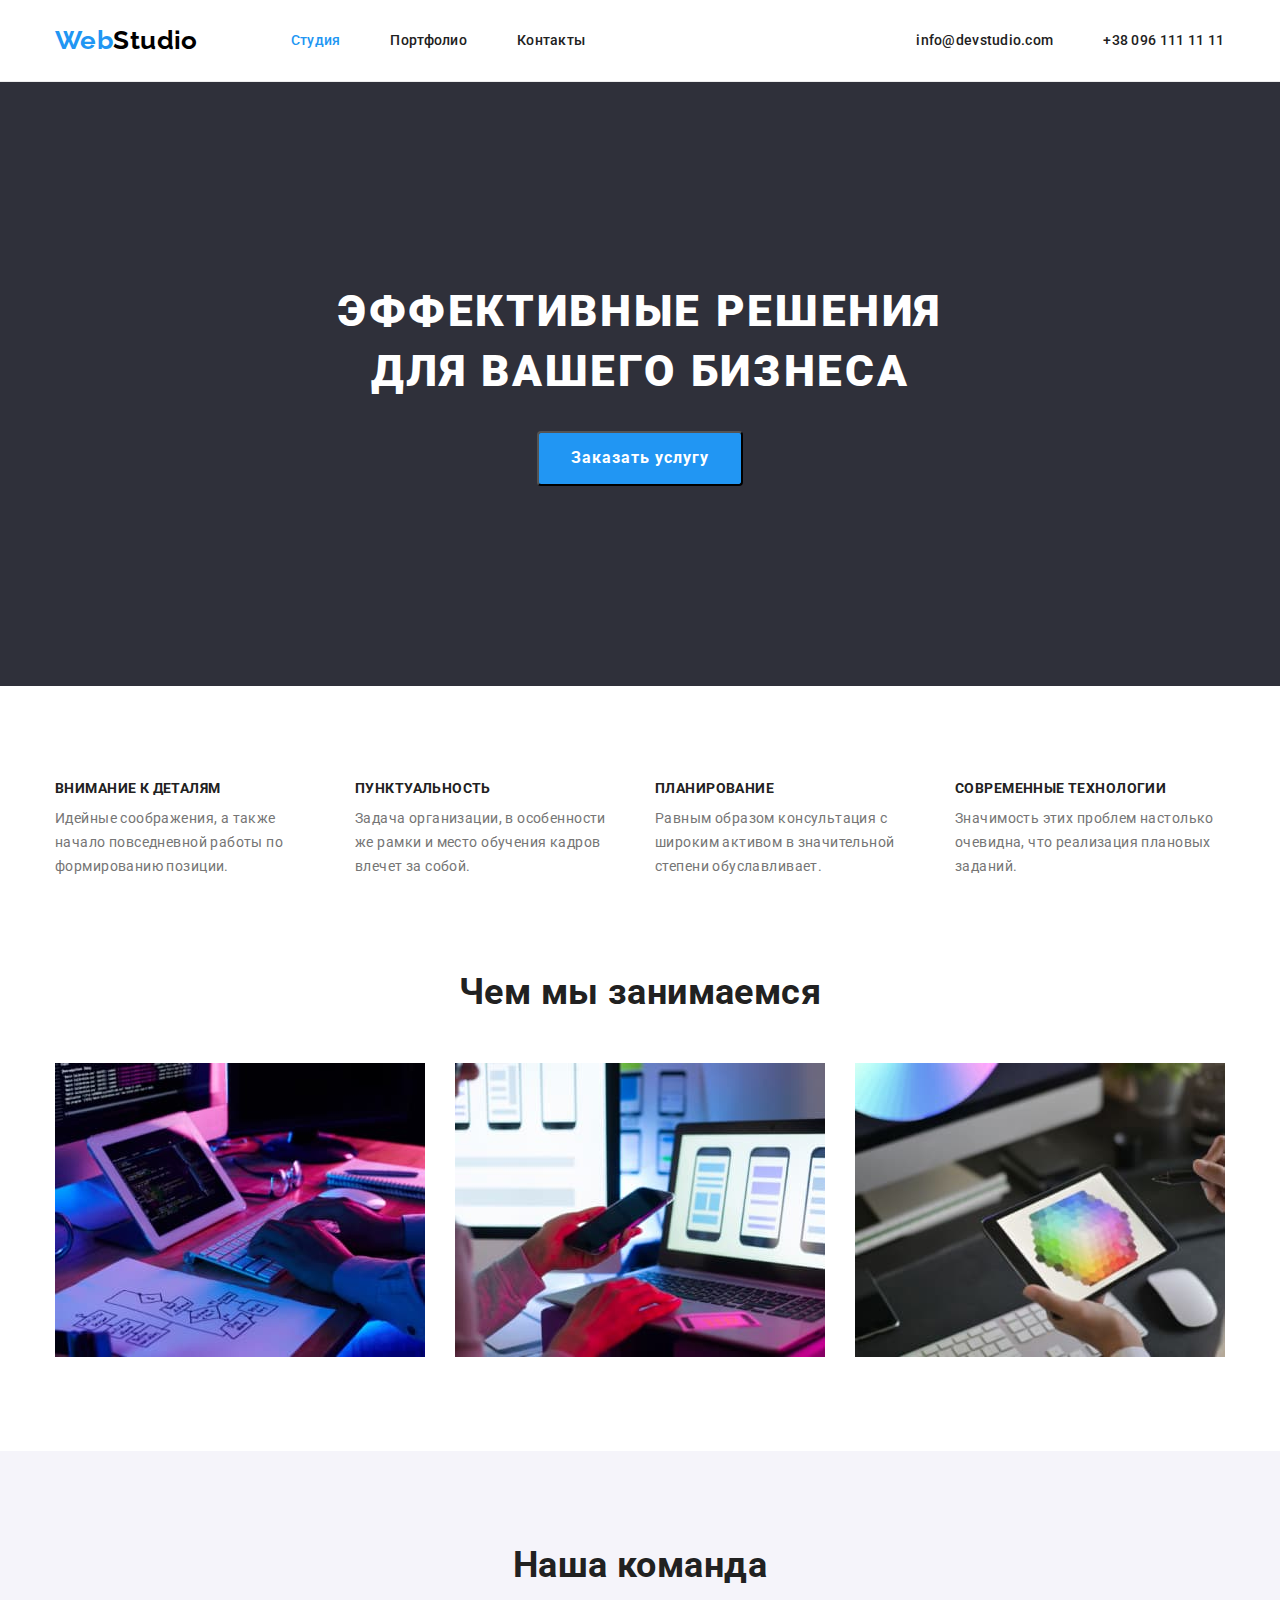
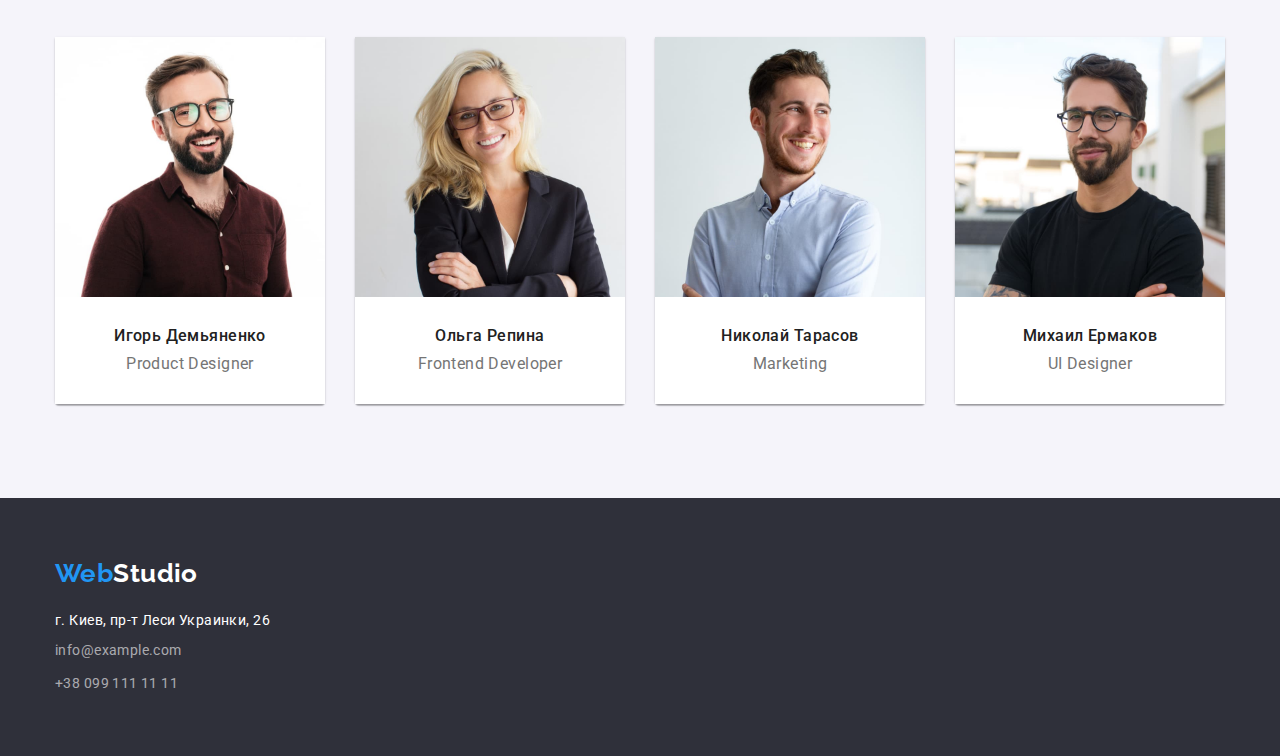
<file: index.html>
<!DOCTYPE html>
<html lang="en">
<head>
    <meta charset="UTF-8">
    <meta http-equiv="X-UA-Compatible" content="IE=edge">
    <meta name="viewport" content="width=device-width, initial-scale=1.0">
    <title>WebStudio</title>
    <link rel="preconnect" href="https://fonts.googleapis.com">
    <link rel="preconnect" href="https://fonts.gstatic.com" crossorigin>
    <link href="https://fonts.googleapis.com/css2?family=Raleway:wght@700&family=Roboto:wght@400;500;700;900&display=swap"
        rel="stylesheet">

    <link rel="stylesheet" href="https://cdn.jsdelivr.net/npm/modern-normalize@1.1.0/modern-normalize.min.css" />
    <link rel="stylesheet" href="./css/styles.css">
</head>

<body>
    <header class="page-heder">
     <div class="container heder">
        <nav class="main-nav">
            <a class="logo" href="./index.html" aria-label="Посилання на студію" lang="en">Web<span
                    class="studio">Studio</span></a>
            <ul class="site-nav list">
                <li class="item"><a href="./index.html" class="link current">Студия</a></li>
                <li class="item"><a href="./portfolio.html" class="link">Портфолио</a></li>
                <li class="item"><a href="" class="link">Контакты</a></li>
            </ul>
        </nav>
        <div class="heder-contacts"> 
            <ul class="contacts list">
             <li class="item"><a href="mailto:info@devstudio.com" class="contacts-link">info@devstudio.com</a></li>
             <li class="item"><a href="tel:+380961111111" class="contacts-link">+38 096 111 11 11</a></li>
            </ul>
        </div> 
     </div>
    </header>

    <main>
        <section class="hero">
         <div class="container">
            <h1 class="hero-title">Эффективные решения для вашего бизнеса </h1>
            <button class="hero-button" type="button">Заказать услугу </button>
         </div>
        </section>
        <section class="section specialty">
            <div class="container specialty-conteiner"> 
                <h2 class="section-title h-hidden"> Основные критерии</h2>
             <ul class="list specialty-list">
                <li class="specialty-item">
                    <h3 class="h-title">Внимание к деталям</h3>
                    <p class="p-text">Идейные соображения, а также начало повседневной работы по формированию позиции.</p>
                </li>
                <li class="specialty-item">
                    <h3 class="h-title">Пунктуальность</h3>
                    <p class="p-text">Задача организации, в особенности же рамки и место обучения кадров влечет за собой.</p>
                </li>
                <li class="specialty-item">
                    <h3 class="h-title">Планирование</h3>
                    <p class="p-text">Равным образом консультация с широким активом в значительной степени обуславливает.</p>
                </li>
                <li class="specialty-item">
                    <h3 class="h-title">Современные технологии</h3>
                    <p class="p-text">Значимость этих проблем настолько очевидна, что реализация плановых заданий.</p>
                </li>
               </ul>
            </div>
        </section>
        <section class="section ">
            <div class="container">
             <h2 class="section-title">Чем мы занимаемся</h2>
             <ul class="list img-list ">
                <li class="img-item "><img src="./images/box1.jpg" alt="отображена работа над файлом-html" width="370"></li>
                <li class="img-item "><img src="./images/box2.jpg" alt="отображена работа с гаджетами (телефон+ноутбук)" width="370"></li>
                <li class="img-item "><img src="./images/box3.jpg" alt="на планшете отображена палитра тонов" width="370"></li>
             </ul>
            </div>
        </section>
        <section class="section team"> 
            <div class="container">
             <h2 class="section-title">Наша команда </h2>
             <ul class="list team-list card-set">
                <li class="team-item card-set-item">
                    <img class="team-img" src="./images/ИгорьДемьяненко.jpg" alt="team member card 1 " width="270">
                    <div class="team-card-name">
                    <h3 class="team-title">Игорь Демьяненко</h3>
                    <p class="team-text" lang="en">Product Designer</p>
                    </div>
                    
                </li>
                <li class="team-item card-set-item">
                    <img class="team-img" src="./images/ОльгаРепина.jpg" alt="team member card 2" width="270">
                    <div class="team-card-name">
                    <h3 class="team-title">Ольга Репина</h3>
                    <p class="team-text" lang="en">Frontend Developer</p>
                    </div>
                   
                </li>
                <li class="team-item card-set-item">
                    <img class="team-img" src="./images/НиколайТарасов.jpg" alt="team member card 3" width="270">
                    <div class="team-card-name">
                    <h3 class="team-title">Николай Тарасов</h3>
                    <p class="team-text" lang="en">Marketing</p>
                    </div>
                    
                </li>
                <li class="team-item card-set-item">
                    <img  class="team-img" src="./images/МихаилЕрмаков.jpg" alt="team member card 4" width="270">
                    <div class="team-card-name">
                    <h3 class="team-title">Михаил Ермаков</h3>
                    <p class="team-text" lang="en">UI Designer </p>
                    </div>
                   
                </li>
             </ul>
            </div>
        </section>
    </main>
    <footer class="page-footer">
        <div class="container"> 
           <a class="logo footer-logo" href="./index.html" aria-label="Посилання на студію" lang="en">Web<span
         class="footer-studio">Studio</span></a>
         <address class="address-text">
            <div class="address-box">
            <ul class="list">
                <li class="google-address">
                    <a href="https://www.google.com.ua/maps/place/бул.+Леси+Украинки,+26,+Киев,+Украина" class="address-link">г.
                        Киев, пр-т Леси
                        Украинки, 26</a>
                </li>
                <li class="mail-adress"><a href="mailto:info@example.com " class="link">info@example.com</a></li>
                <li class="tel-number"><a href="tel:+380991111111" class="link"> +38 099 111 11 11 </a></li>
            </ul>
            </div>
          
         </address>
        </div>
        
    </footer>
</body>

</html>
</file>
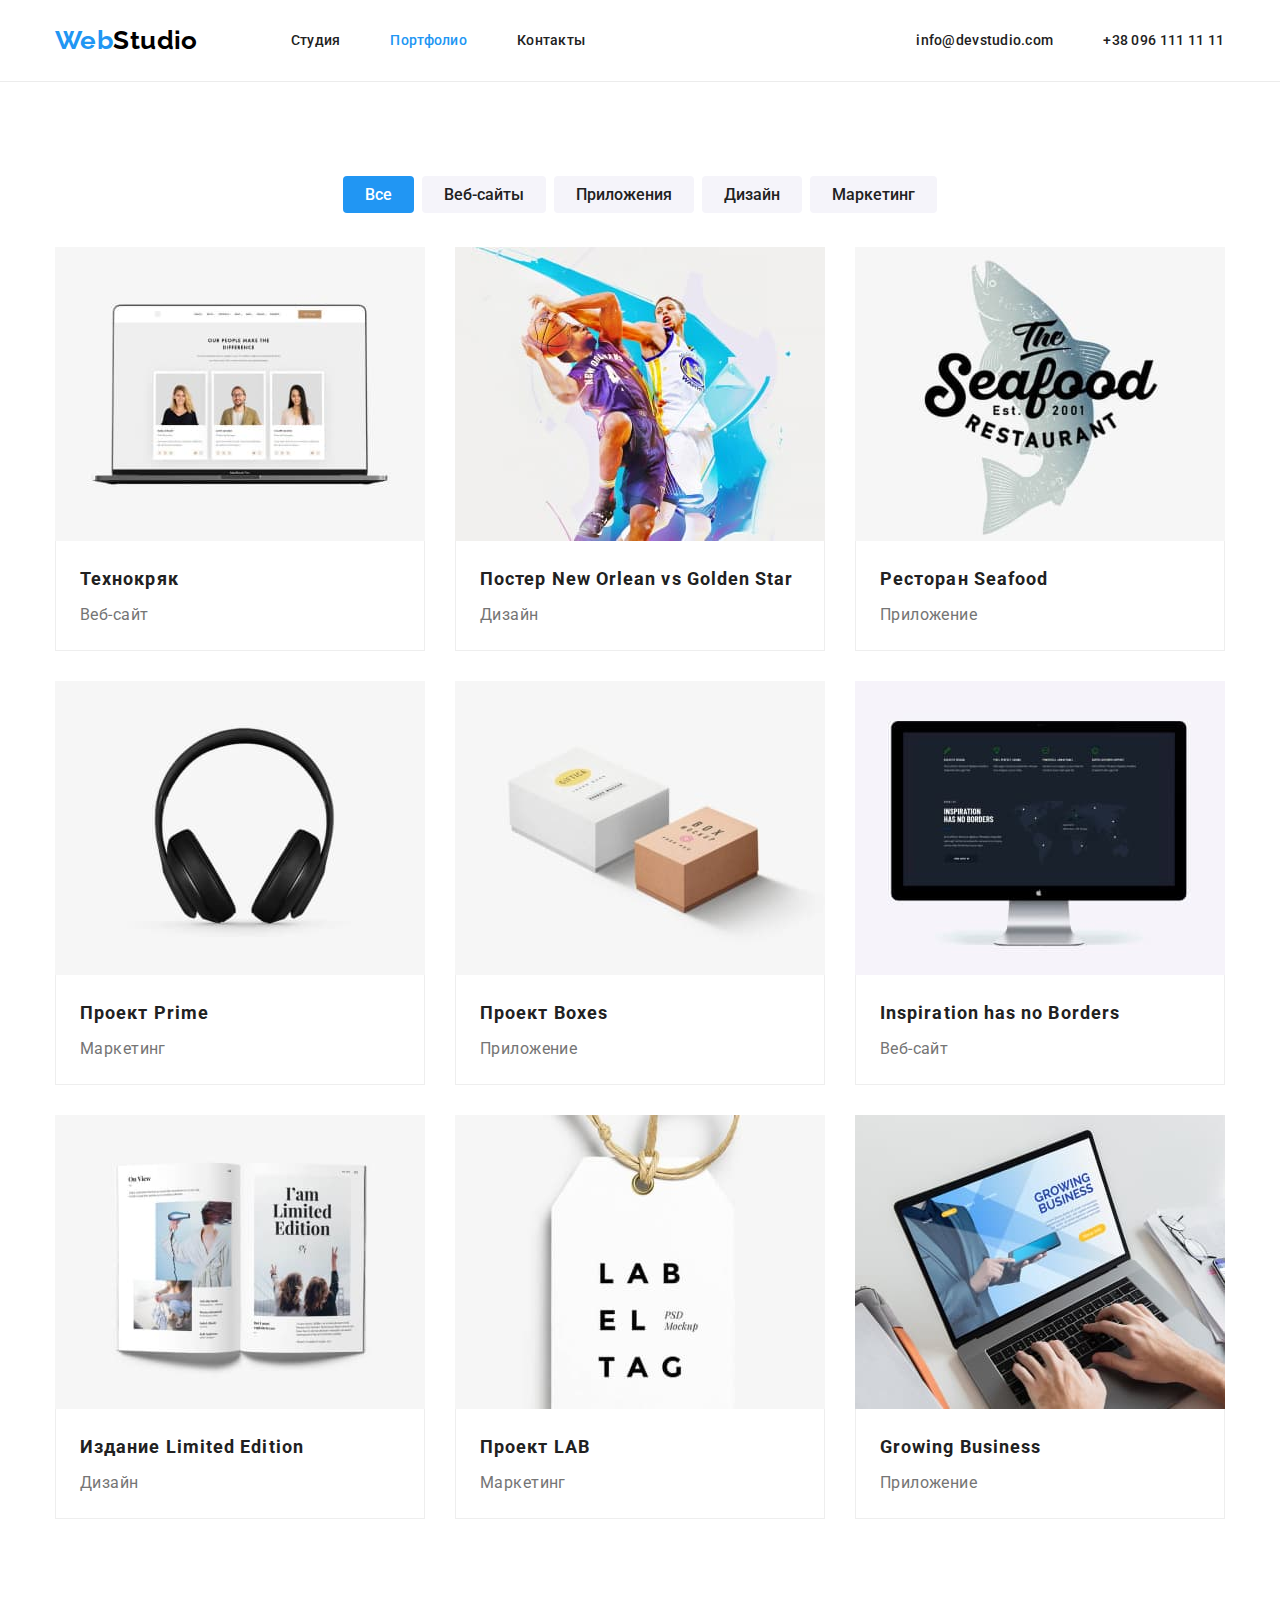
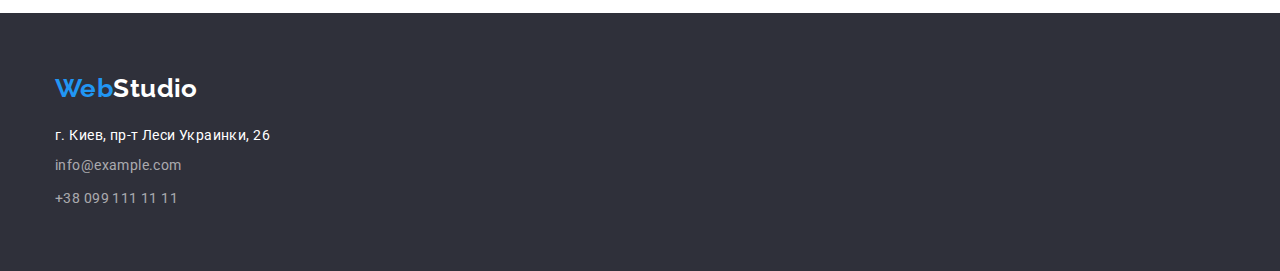
<file: portfolio.html>
<!DOCTYPE html>
<html lang="en">
<head>
    <meta charset="UTF-8">
    <meta http-equiv="X-UA-Compatible" content="IE=edge">
    <meta name="viewport" content="width=device-width, initial-scale=1.0">
    <title>WebStudio</title>
    <link rel="preconnect" href="https://fonts.googleapis.com">
    <link rel="preconnect" href="https://fonts.gstatic.com" crossorigin>
    <link href="https://fonts.googleapis.com/css2?family=Raleway:wght@700&family=Roboto:wght@400;500;700;900&display=swap"
      rel="stylesheet">
      
    <link rel="stylesheet" href="https://cdn.jsdelivr.net/npm/modern-normalize@1.1.0/modern-normalize.min.css" />
    <link rel="stylesheet" href="./css/styles.css">
</head>
<body>
  <header class="page-heder">
    <div class="container heder">
      <nav class="main-nav">
        <a class="logo" href="./index.html" aria-label="Посилання на студію" lang="en">Web<span
            class="studio">Studio</span></a>
        <ul class="site-nav list">
          <li class="item"><a href="./index.html" class="link ">Студия</a></li>
          <li class="item"><a href="./portfolio.html" class="link current">Портфолио</a></li>
          <li class="item"><a href="" class="link">Контакты</a></li>
        </ul>
      </nav>
      <div class="heder-contacts"> 
        <ul class="contacts list">
        <li class="item"><a href="mailto:info@devstudio.com" class="contacts-link">info@devstudio.com</a></li>
        <li class="item"><a href="tel:+380961111111" class="contacts-link">+38 096 111 11 11</a></li>
       </ul>
      </div>
    
    </div>
  </header>

    <main>
     <section class="section ">
      <div class="container">
          <h1 class=" h-hidden">Portfolio</h1>
          <ul class="button-list list">
            <li class="button-item"><button class="filter-button current" type="button">Все</button></li>
            <li class="button-item"><button class="filter-button" type="button">Веб-сайты</button></li>
            <li class="button-item"><button class="filter-button" type="button">Приложения</button></li>
            <li class="button-item"><button class="filter-button" type="button">Дизайн</button></li>
            <li class="button-item"><button class="filter-button" type="button">Маркетинг</button></li>
          </ul>
          <ul class="list portfolio-card card-set">
            <li class="card-set-item">
              <a href=""><img src="./images/portfolio-img/технокряк.jpg" alt="лептоп с визуализацией команды" width="370">
               <div class="card-name card-title">
                <h2 class=" portfolio-title">Технокряк</h2>
                <p class=" portfolio-text">Веб-сайт</p>
               </div>
              </a>
            </li>
            <li class="card-set-item">
              <a href=""> <img src="./images/portfolio-img/ПостерNewOrleanvsGoldenStar.jpg"
                  alt="игроки баскетбола во время прыжка" width="370">
                <div class="card-name card-title">
                   <h2 class=" portfolio-title">Постер New Orlean vs Golden Star</h2>
                   <p class=" portfolio-text">Дизайн</p>
                </div>
              </a>
            </li>
            <li class="card-set-item">
              <a href=""><img src="./images/portfolio-img/РесторанSeafood.jpg" alt="логотип ресторана" width="370">
                <div class="card-name card-title">  
                <h2 class="portfolio-title">Ресторан Seafood</h2>
                <p class="portfolio-text">Приложение</p>
                </div>
              </a>
            </li>
            <li class="card-set-item">
              <a href=""> <img src="./images/portfolio-img/ПроектPrime.jpg" alt="безпроводные наушники" width="370">
                <div class="card-name card-title"> 
                  <h2 class="portfolio-title">Проект Prime</h2>
                  <p class="portfolio-text">Маркетинг</p>
                 </div>
              </a>
            </li>
            <li class="card-set-item">
              <a href=""><img src="./images/portfolio-img/ПроектBoxes.jpg" alt="две коробки: белая и бежевая" width="370">
                <div class="card-name card-title">
                 <h2 class="portfolio-title">Проект Boxes</h2>
                 <p class="portfolio-text">Приложение</p>
                </div>
              </a>
            </li>
            <li class="card-set-item">
              <a href=""> <img src="./images/portfolio-img/InspirationHasNoBorders.jpg" alt="монитор с изображением сайта"
                  width="370">
                 <div class="card-name card-title">
                  <h2 lang="en" class="portfolio-title">Inspiration has no Borders</h2>
                  <p class="portfolio-text">Веб-сайт</p>
                  </div>
               </a>
            </li>
            <li class="card-set-item">
              <a href=""> <img src="./images/portfolio-img/ИзданиеLimitedEdition.jpg" alt="открытая книга с илюстрациями"
                  width="370">
                <div class="card-name card-title">  
                 <h2 class="portfolio-title">Издание Limited Edition</h2>
                 <p class="portfolio-text">Дизайн</p>
                </div>
              </a>
            </li>
            <li class="card-set-item">
              <a href=""> <img src="./images/portfolio-img/ПроектLAB.jpg" alt="бирка с логотипом" width="370">
                <div class="card-name card-title">  
                 <h2 class="portfolio-title">Проект LAB</h2>
                 <p class="portfolio-text">Маркетинг</p>
                </div>
              </a>
            </li>
            <li class="card-set-item">
              <a href=""> <img src="./images/portfolio-img/GrowingBusiness.jpg" alt="лептоп во время работы" width="370">
                <div class="card-name card-title">  
                  <h2 lang="en" class=" portfolio-title">Growing Business</h2>
                <p class="portfolio-text">Приложение</p></div>
              </a>
            </li>
          </ul>
      </div>
     </section>
    </main>
  <footer class="page-footer">
    <div class="container">
      <a class="logo footer-logo" href="./index.html" aria-label="Посилання на студію" lang="en">Web<span
          class="footer-studio">Studio</span></a>
      <address class="address-text">
        <div class="address-box">
          <ul class="list">
            <li class="google-address">
              <a href="https://www.google.com.ua/maps/place/бул.+Леси+Украинки,+26,+Киев,+Украина" class="address-link">г.
                Киев, пр-т Леси
                Украинки, 26</a>
            </li>
            <li class="mail-adress"><a href="mailto:info@example.com " class="link">info@example.com</a></li>
            <li class="tel-number"><a href="tel:+380991111111" class="link"> +38 099 111 11 11 </a></li>
          </ul>
        </div>
  
      </address>
    </div>
  
  </footer>
</body>
</html>
</file>
<file: css/styles.css>
/*цвет основного текста #212121*/
/*цвет вторичного текста #757575;*/
/* цвет кнопок акцент #2196F3*/
/* цвет белый, герой, кнопки #FFFFFF*/

:root {
    --primary-text-color: #757575;
    --title-text-color: #212121;
    --accent-color: #2196F3;
    --background-site-color:#E5E5E5;
    --background-heder-color: #FFFFFF;
    --footer-hero-color:#2F303A;
    --background-section-color: #F5F4FA;
    --color-contacts-address: rgba(255, 255, 255, 0.6);
    --color-logo-Studio: #000000;
    --hover-hero-button-color:#188CE8;
    --portfolio-card-title-color:#EEEEEE; 
    --items: 4;
    --indent: 30px;
}


 /*Body*/

body {
    color:var(--primary-text-color);
    font-family: Roboto, sans-serif; 
    letter-spacing: 0.03em;
    font-size: 14px;
}
/*reset*/

h1, h2, h3, p{
 margin: 0;
}
.list {
    list-style: none;
    margin: 0;
    padding: 0;
}
img {
    display: block;
    max-width: 100%;
    height: auto;
}

/*сітка із застосуванням flex-box*/

.card-set {
    display: flex;
    flex-wrap: wrap;
    margin: calc(-1 * var(--indent) / 2);
}

.card-set-item {
    flex-basis: calc((100% - var(--indent) * var(--items)) / var(--items));
    margin: calc(var(--indent) / 2);
}

a {
    text-decoration: none;
}

.container {
    width: 1200px;
    padding-left: 15px;
    padding-right: 15px;
    margin-left: auto;
    margin-right: auto;
}
/*heder*/
.page-heder {
    border-bottom: 1px solid #ECECEC;  
    display: block;
}
/*nav*/
.heder, .main-nav {
    display: flex;
    align-items: center;
}

.logo {
    font-family: Raleway, sans-serif;
    font-weight: 700;
    font-size: 26px;
    line-height: 1.2;
    color: var(--accent-color);
    padding-top:  24px;
    padding-bottom: 24px;
}
.studio {
    color: var(--color-logo-Studio);
}

.logo:hover, 
.logo:focus {
color: var(--accent-color);
}

.site-nav, .contacts {
    display: flex;
}

.site-nav {
    margin-left: 93px;
    flex-basis: 294px;
}
.site-nav .link,
.contacts .contacts-link{
display: block;
padding-top: 32px;
padding-bottom: 32px;

color:var(--title-text-color);
font-weight: 500;
font-size: 14px;
line-height: 1.2;
letter-spacing: 0.02em;
}

.site-nav .item:not(:last-child),
.contacts .item:not(:last-child){
    margin-right: 50px;
}

.site-nav .link.current,
.site-nav a:hover,
.site-nav a:focus {
color: var(--accent-color);
}

.contacts {
    margin-left: 331px;
}

.contacts-link {
    color: var(--primary-text-color);
    font-weight: 500;
    font-size: 14px;
    line-height: 1.2;
    letter-spacing: 0.02em; 
}

.contacts-link:hover,
.contacts-link:focus {
    color:var(--accent-color);
}

/*main*/

/*section*/
.section {
    margin: 0px; 
    padding-top: 94px;
    padding-bottom: 94px;
}

/*hero section*/

.hero { 
   background-color: var(--footer-hero-color);
   text-align: center;
   padding: 200px 0;
}
.hero-title {
    color: var(--background-heder-color);
    font-weight: 900;
    font-size: 44px;
    line-height: 1.36;
    letter-spacing: 0.06em;
    text-transform: uppercase;
    width: 696px;
    margin-left: 237px;
   } 

.hero-button {
    color: var(--background-heder-color);
    background-color: var(--accent-color);
    font-weight: 700;
    font-size: 16px;
    line-height: 1.9;
    letter-spacing: 0.06em;
    cursor: pointer;
    font-family: inherit;
    border-radius: 4px;
    padding: 10px 32px;
    margin-top: 30px;
   
    
}

.hero-button:hover,
.hero-button:focus {
 background-color: var(--hover-hero-button-color);
 color: var(--background-heder-color);
}
/*section #2*/
.specialty {
    padding-bottom: 0;
}
.specialty-list {
    display: flex;
}

.specialty-list .specialty-item:not(:last-child),
.img-list .img-item:not(:last-child) {
    margin-right: 30px;
}

.specialty-item {
    flex-basis: 270px;
}

.section-title{
    font-weight: 700;
    font-size: 36px;
    line-height: 1.14;
    text-align: center;
    margin-bottom: 50px;
}

.h-hidden {
    display: none;
    opacity: 0;
}

.h-title {
    font-weight: 700;
    font-size: 14px;
    line-height: 1.2;
    text-transform: uppercase;
    margin-bottom: 10px;
}
.section-title, .h-title, 
.team-title {
    color: var(--title-text-color);
}

.p-text {
    font-size: 14px;
    line-height: 1.71;
}

/*section#3*/

.img-list {
    display: flex;
    align-items: center;
}

/*section team*/

.team {
 background-color: var(--background-section-color);
}
.team-list {
    flex-basis: 270px;
}
.team-item {
    box-shadow: 0px 1px 3px rgba(0, 0, 0, 0.12), 0px 1px 1px rgba(0, 0, 0, 0.14), 0px 2px 1px rgba(0, 0, 0, 0.2);
    border-radius: 0px 0px 4px 4px;
}

.team-card-name {
    background-color: var(--background-heder-color);
    padding: 30px;
    text-align: center;
}

.team-title {
    font-weight: 500;
    font-size: 16px;
    line-height: 1.18;
    margin-bottom: 10px;
}

.team-text {
    font-size: 16px;
    line-height: 1.18; 
}

/*footer*/

footer {
    background: var(--footer-hero-color);
   }

.page-footer {
 display: block;
 padding-top: 60px;
 padding-bottom: 60px;
}

.address-text {
font-size: 14px;
line-height: 1.71;
font-style: normal;
}
.address-box {
 width: 231px;
 margin-top: 20px;
}
.address-link {
    color: var(--background-heder-color);
}
.google-address {
    margin-bottom: 6px;
}
.link {
    color: var(--color-contacts-address);
}

.link:hover,
.link:focus {
    color: var(--accent-color);
}
.footer-studio {
    color: var(--background-heder-color);
}
.mail-adress {
    margin-bottom: 9px;
}

/*portfolio*/

/*стилизація списку кнопок*/

.button-list{
display: flex;
margin-bottom: 34px;
justify-content: center;

}

.button-item:not(:last-child) {
margin-right: 8px;
}

.filter-button {
   background-color: var(--background-section-color);
    color: var(--title-text-color);   
    font-family: inherit;
    font-weight: 500;
    font-size: 16px;
    line-height: 1.6;
    text-align: center;
    border-radius: 4px;
    padding: 6px 22px;
    border: none;
   }

.filter-button.current,
.filter-button:hover,
.filter-button:focus{
    background-color: var(--accent-color);
    color: var(--background-heder-color);
   }

/*about portfolio cards*/


   .portfolio-card {
       --items: 3;
   }
   .card-title {
    background-color: var(--background-heder-color);
    border: 1px solid #EEEEEE;
    border-top: none;
   }

  .card-name {
    padding: 20px 24px;
  }
.portfolio-title {
    font-weight: 700;
    font-size: 18px;
    line-height: 2;
    letter-spacing: 0.06em;
    color: var(--title-text-color);
    margin-bottom: 4px;
}

.portfolio-text {
    font-size: 16px;
    line-height: 1.8;
    color: var(--primary-text-color);
 }
</file>
